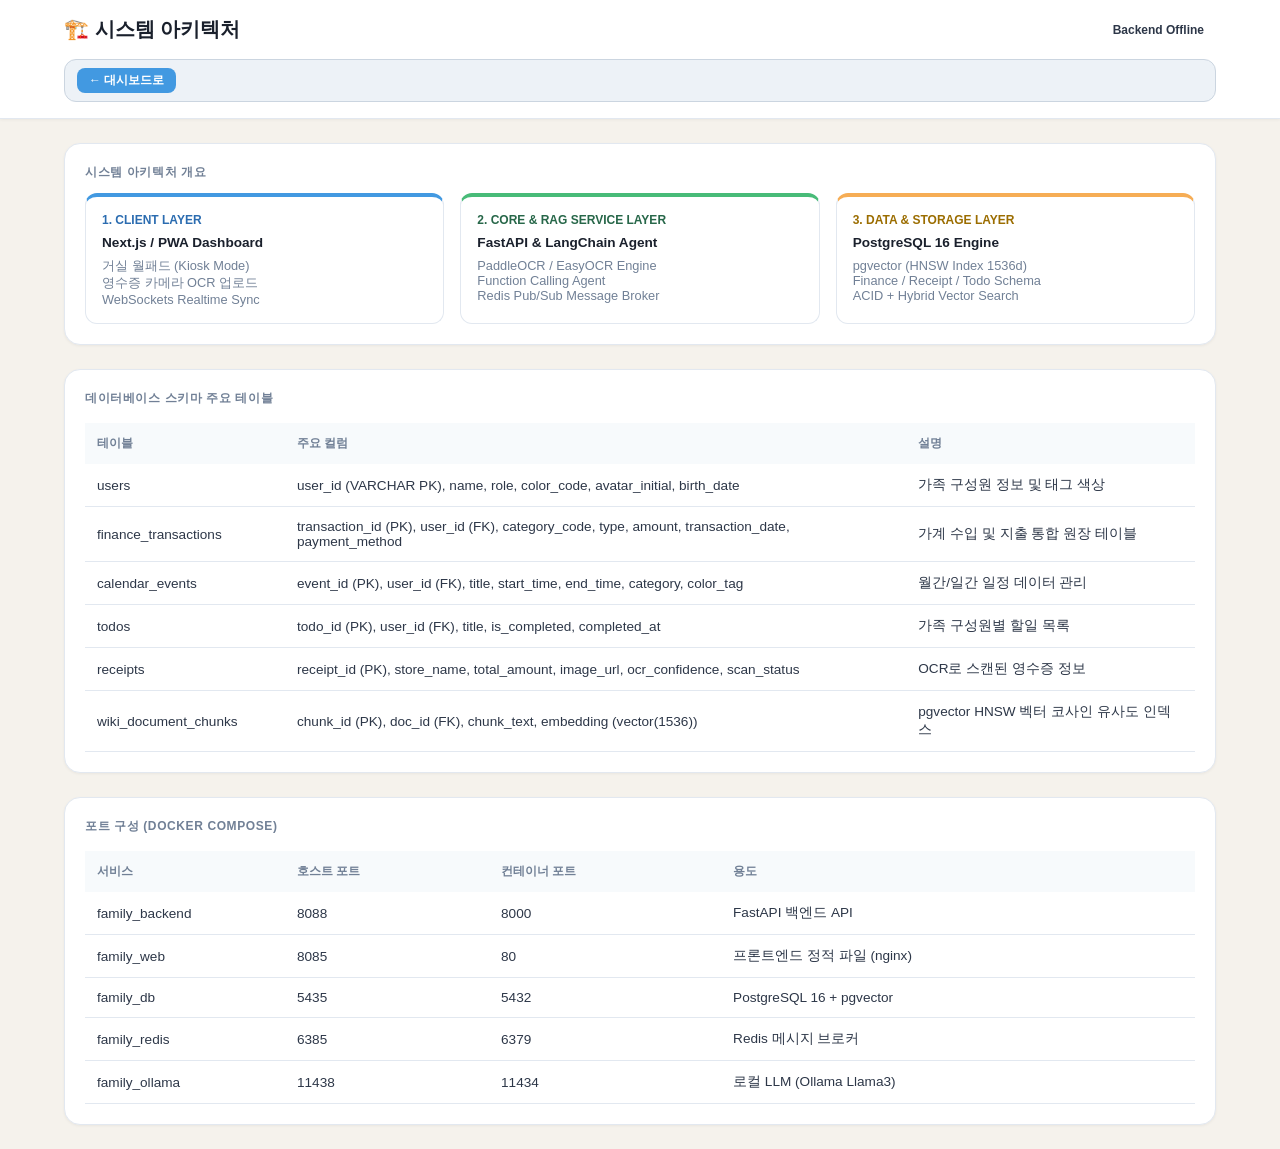
<file: frontend/pages/architecture.html>
<!DOCTYPE html>
<html lang="ko">
<head>
<meta charset="UTF-8">
<meta name="viewport" content="width=device-width, initial-scale=1.0">
<title>시스템 아키텍처 - 가족 LLM WIKI</title>
<link rel="stylesheet" href="../assets/css/style.css">
</head>
<body>
<header class="app-header">
  <div class="header-inner">
    <div class="header-top">
      <div class="brand">
        <span class="brand-title">🏗️ 시스템 아키텍처</span>
      </div>
      <span id="backend-status" class="backend-status bg-amber-100 text-amber-800">연결 중...</span>
    </div>
    <div class="user-selector">
      <a href="dashboard.html" class="btn-primary" style="text-decoration:none;">← 대시보드로</a>
    </div>
  </div>
</header>

<main class="app-main fade-in">
  <section class="card">
    <div class="card-title">시스템 아키텍처 개요</div>
    <div class="arch-grid">
      <div class="arch-card" style="border-top:4px solid #4299E1;">
        <div style="font-size:0.75rem; font-weight:700; color:#2B6CB0; text-transform:uppercase; margin-bottom:0.5rem;">1. Client Layer</div>
        <div style="font-size:0.85rem; color:#1A202C; font-weight:600; margin-bottom:0.5rem;">Next.js / PWA Dashboard</div>
        <div style="font-size:0.8rem; color:#718096;">거실 월패드 (Kiosk Mode)<br>영수증 카메라 OCR 업로드<br>WebSockets Realtime Sync</div>
      </div>
      <div class="arch-card" style="border-top:4px solid #48BB78;">
        <div style="font-size:0.75rem; font-weight:700; color:#276749; text-transform:uppercase; margin-bottom:0.5rem;">2. Core & RAG Service Layer</div>
        <div style="font-size:0.85rem; color:#1A202C; font-weight:600; margin-bottom:0.5rem;">FastAPI & LangChain Agent</div>
        <div style="font-size:0.8rem; color:#718096;">PaddleOCR / EasyOCR Engine<br>Function Calling Agent<br>Redis Pub/Sub Message Broker</div>
      </div>
      <div class="arch-card" style="border-top:4px solid #F6AD55;">
        <div style="font-size:0.75rem; font-weight:700; color:#9B6D00; text-transform:uppercase; margin-bottom:0.5rem;">3. Data & Storage Layer</div>
        <div style="font-size:0.85rem; color:#1A202C; font-weight:600; margin-bottom:0.5rem;">PostgreSQL 16 Engine</div>
        <div style="font-size:0.8rem; color:#718096;">pgvector (HNSW Index 1536d)<br>Finance / Receipt / Todo Schema<br>ACID + Hybrid Vector Search</div>
      </div>
    </div>
  </section>

  <section class="card" style="margin-top:1.5rem;">
    <div class="card-title">데이터베이스 스키마 주요 테이블</div>
    <table style="margin-top:1rem;">
      <thead>
        <tr>
          <th style="width:200px;">테이블</th>
          <th>주요 컬럼</th>
          <th>설명</th>
        </tr>
      </thead>
      <tbody>
        <tr>
          <td class="font-bold text-blue-600">users</td>
          <td class="text-xs text-gray-600 font-mono">user_id (VARCHAR PK), name, role, color_code, avatar_initial, birth_date</td>
          <td class="text-xs text-gray-600">가족 구성원 정보 및 태그 색상</td>
        </tr>
        <tr>
          <td class="font-bold text-amber-700">finance_transactions</td>
          <td class="text-xs text-gray-600 font-mono">transaction_id (PK), user_id (FK), category_code, type, amount, transaction_date, payment_method</td>
          <td class="text-xs text-gray-600">가계 수입 및 지출 통합 원장 테이블</td>
        </tr>
        <tr>
          <td class="font-bold text-amber-700">calendar_events</td>
          <td class="text-xs text-gray-600 font-mono">event_id (PK), user_id (FK), title, start_time, end_time, category, color_tag</td>
          <td class="text-xs text-gray-600">월간/일간 일정 데이터 관리</td>
        </tr>
        <tr>
          <td class="font-bold text-blue-600">todos</td>
          <td class="text-xs text-gray-600 font-mono">todo_id (PK), user_id (FK), title, is_completed, completed_at</td>
          <td class="text-xs text-gray-600">가족 구성원별 할일 목록</td>
        </tr>
        <tr>
          <td class="font-bold text-purple-600">receipts</td>
          <td class="text-xs text-gray-600 font-mono">receipt_id (PK), store_name, total_amount, image_url, ocr_confidence, scan_status</td>
          <td class="text-xs text-gray-600">OCR로 스캔된 영수증 정보</td>
        </tr>
        <tr>
          <td class="font-bold text-emerald-700">wiki_document_chunks</td>
          <td class="text-xs text-gray-600 font-mono">chunk_id (PK), doc_id (FK), chunk_text, embedding (vector(1536))</td>
          <td class="text-xs text-gray-600">pgvector HNSW 벡터 코사인 유사도 인덱스</td>
        </tr>
      </tbody>
    </table>
  </section>

  <section class="card" style="margin-top:1.5rem;">
    <div class="card-title">포트 구성 (Docker Compose)</div>
    <table style="margin-top:1rem;">
      <thead>
        <tr>
          <th style="width:200px;">서비스</th>
          <th>호스트 포트</th>
          <th>컨테이너 포트</th>
          <th>용도</th>
        </tr>
      </thead>
      <tbody>
        <tr>
          <td class="font-bold">family_backend</td>
          <td class="text-gray-600">8088</td>
          <td class="text-gray-600">8000</td>
          <td class="text-gray-600">FastAPI 백엔드 API</td>
        </tr>
        <tr>
          <td class="font-bold">family_web</td>
          <td class="text-gray-600">8085</td>
          <td class="text-gray-600">80</td>
          <td class="text-gray-600">프론트엔드 정적 파일 (nginx)</td>
        </tr>
        <tr>
          <td class="font-bold">family_db</td>
          <td class="text-gray-600">5435</td>
          <td class="text-gray-600">5432</td>
          <td class="text-gray-600">PostgreSQL 16 + pgvector</td>
        </tr>
        <tr>
          <td class="font-bold">family_redis</td>
          <td class="text-gray-600">6385</td>
          <td class="text-gray-600">6379</td>
          <td class="text-gray-600">Redis 메시지 브로커</td>
        </tr>
        <tr>
          <td class="font-bold">family_ollama</td>
          <td class="text-gray-600">11438</td>
          <td class="text-gray-600">11434</td>
          <td class="text-gray-600">로컬 LLM (Ollama Llama3)</td>
        </tr>
      </tbody>
    </table>
  </section>
</main>

<script src="../assets/js/api.js"></script>
<script>
initBackend();
async function initBackend() { await checkBackend(); }
</script>
</body>
</html>
</file>
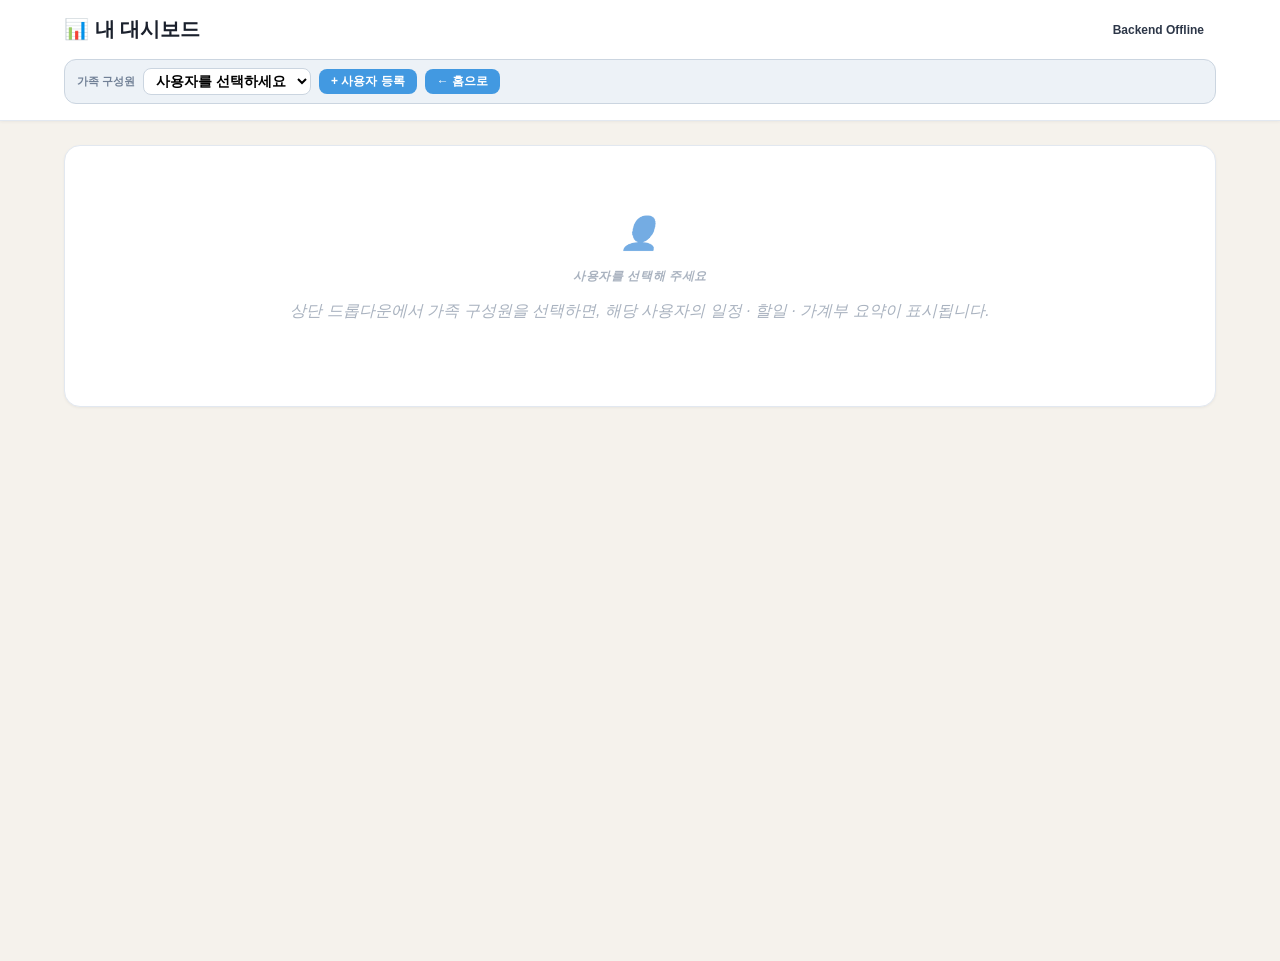
<file: frontend/pages/dashboard.html>
<!DOCTYPE html>
<html lang="ko">
<head>
<meta charset="UTF-8">
<meta name="viewport" content="width=device-width, initial-scale=1.0">
<title>내 대시보드 - 가족 LLM WIKI</title>
<link rel="stylesheet" href="../assets/css/style.css">
</head>
<body>
<header class="app-header">
  <div class="header-inner">
    <div class="header-top">
      <div class="brand">
        <span class="brand-title">📊 내 대시보드</span>
      </div>
      <span id="backend-status" class="backend-status bg-amber-100 text-amber-800">연결 중...</span>
    </div>
    <div class="user-selector">
      <label>가족 구성원</label>
      <select id="member-select">
        <option value="">사용자를 선택하세요</option>
      </select>
      <button class="btn-primary" onclick="openModal('user-modal')">+ 사용자 등록</button>
      <a href="../index.html" class="btn-primary" style="text-decoration:none;">← 홈으로</a>
    </div>
  </div>
</header>

<main class="app-main fade-in">
  <!-- 사용자 미선택 안내 -->
  <div id="no-user-hint" style="display:none;">
    <section class="card">
      <div class="empty-state" style="padding:3rem;">
        <div style="font-size:2rem; margin-bottom:1rem;">👤</div>
        <div class="card-title" style="margin-bottom:0.5rem;">사용자를 선택해 주세요</div>
        <p style="color:#718096;">상단 드롭다운에서 가족 구성원을 선택하면, 해당 사용자의 일정 · 할일 · 가계부 요약이 표시됩니다.</p>
      </div>
    </section>
  </div>

  <!-- 선택된 사용자 대시보드 -->
  <div id="user-dashboard" style="display:none;">
    <section class="card" style="margin-bottom:1.5rem;">
      <div style="display:flex; align-items:center; gap:1rem; margin-bottom:1rem;">
        <div id="user-avatar" class="user-avatar" style="background:#CBD5E0">?</div>
        <div>
          <h2 id="user-name" style="margin:0; font-size:1.25rem; color:#1A202C;"></h2>
          <p id="user-role" style="margin:0; font-size:0.85rem; color:#718096;"></p>
        </div>
      </div>
      <div class="grid-3">
        <div class="card kpi-card">
          <div class="kpi-label">오늘 일정</div>
          <div class="kpi-value" id="kpi-schedule">0</div>
        </div>
        <div class="card kpi-card">
          <div class="kpi-label">남은 할일</div>
          <div class="kpi-value" id="kpi-todo">0</div>
        </div>
        <div class="card kpi-card">
          <div class="kpi-label">이달 순 저축</div>
          <div class="kpi-value" id="kpi-savings">₩ 0</div>
        </div>
      </div>
    </section>

    <section class="card">
      <div class="card-title">빠른 이동</div>
      <div class="grid-3">
        <a href="schedule.html" class="card fade-in" style="text-decoration:none; height:120px; display:flex; align-items:center; justify-content:center; font-size:1.1rem; font-weight:700; color:#4299E1; border:2px dashed #CBD5E0;">
          📅 내 일정 관리
        </a>
        <a href="todo.html" class="card fade-in" style="text-decoration:none; height:120px; display:flex; align-items:center; justify-content:center; font-size:1.1rem; font-weight:700; color:#48BB78; border:2px dashed #CBD5E0;">
          ✅ 내 할일 관리
        </a>
        <a href="finance.html" class="card fade-in" style="text-decoration:none; height:120px; display:flex; align-items:center; justify-content:center; font-size:1.1rem; font-weight:700; color:#F6AD55; border:2px dashed #CBD5E0;">
          💰 내 가계부 관리
        </a>
      </div>
    </section>
  </div>
</main>

<!-- 사용자 등록 모달 -->
<div id="user-modal" class="modal-overlay">
  <div class="modal">
    <div class="modal-title">👤 가족 구성원 등록</div>
    <form id="user-form" onsubmit="handleUserForm(event)">
      <div class="form-group">
        <label class="form-label">사용자 ID</label>
        <input type="text" id="u-id" class="form-input" placeholder="예: usr_jihoon_01" required>
      </div>
      <div class="form-group">
        <label class="form-label">이름</label>
        <input type="text" id="u-name" class="form-input" placeholder="예: 지훈" required>
      </div>
      <div class="form-group">
        <label class="form-label">역할</label>
        <select id="u-role" class="form-input">
          <option value="ADMIN">관리자</option>
          <option value="MEMBER">가족구성원</option>
          <option value="CHILD">자녀</option>
        </select>
      </div>
      <div class="form-group">
        <label class="form-label">아바타 이니셜</label>
        <input type="text" id="u-avatar" class="form-input" maxlength="2" placeholder="지">
      </div>
      <div class="form-group">
        <label class="form-label">태그 색상</label>
        <select id="u-color" class="form-input">
          <option value="#4299E1">파란색</option>
          <option value="#48BB78">초록색</option>
          <option value="#F687B3">분홍색</option>
          <option value="#ECC94B">노란색</option>
          <option value="#805AD5">보라색</option>
        </select>
      </div>
      <div class="form-actions">
        <button type="button" class="btn-cancel" onclick="closeModal('user-modal')">취소</button>
        <button type="submit" class="btn-save">등록하기</button>
      </div>
    </form>
  </div>
</div>

<script src="../assets/js/api.js"></script>
<script>
const memberSelect = document.getElementById('member-select');
const noUserHint = document.getElementById('no-user-hint');
const userDashboard = document.getElementById('user-dashboard');
let selectedUserId = localStorage.getItem('selectedUserId') || '';

async function init() {
  await checkBackend();
  await loadUsers();
  if (selectedUserId) {
    memberSelect.value = selectedUserId;
    showUserDashboard(selectedUserId);
  } else {
    showNoUserHint();
  }
  memberSelect.addEventListener('change', (e) => {
    const id = e.target.value;
    if (id) {
      localStorage.setItem('selectedUserId', id);
      showUserDashboard(id);
    } else {
      showNoUserHint();
    }
  });
}

function showNoUserHint() {
  noUserHint.style.display = 'block';
  userDashboard.style.display = 'none';
}

function showUserDashboard(userId) {
  noUserHint.style.display = 'none';
  userDashboard.style.display = 'block';
  loadDashboard(userId);
}

async function loadUsers() {
  try {
    const users = await api('/users');
    memberSelect.innerHTML = '<option value="">사용자를 선택하세요</option>';
    users.forEach(u => {
      const o = document.createElement('option');
      o.value = u.user_id;
      o.textContent = `${u.name} (${u.role})`;
      memberSelect.appendChild(o);
    });
    if (selectedUserId) memberSelect.value = selectedUserId;
  } catch (e) { console.warn('loadUsers failed', e); }
}

async function loadDashboard(userId) {
  const [events, todos, txs] = await Promise.all([
    fetchEvents(userId),
    fetchTodos(userId),
    fetchTransactions(userId)
  ]);

  const u = (await api('/users')).find(x => x.user_id === userId);
  document.getElementById('user-name').textContent = u ? u.name : '';
  document.getElementById('user-role').textContent = u ? u.role : '';
  document.getElementById('user-avatar').textContent = u ? (u.avatar_initial || '?') : '?';
  document.getElementById('user-avatar').style.backgroundColor = u ? (u.color_code || '#4299E1') : '#CBD5E0';

  const today = new Date().toISOString().slice(0, 10);
  const todayEvents = events.filter(e => e.start_time.startsWith(today));
  document.getElementById('kpi-schedule').textContent = todayEvents.length;

  const pendingTodos = todos.filter(t => !t.is_completed);
  document.getElementById('kpi-todo').textContent = pendingTodos.length;

  const income = txs.filter(t => t.type === 'INCOME').reduce((a,b) => a + b.amount, 0);
  const expense = txs.filter(t => t.type === 'EXPENSE').reduce((a,b) => a + b.amount, 0);
  document.getElementById('kpi-savings').textContent = '₩ ' + formatMoney(income - expense);
}

async function handleUserForm(e) {
  e.preventDefault();
  const payload = {
    user_id: document.getElementById('u-id').value.trim(),
    name: document.getElementById('u-name').value.trim(),
    role: document.getElementById('u-role').value,
    color_code: document.getElementById('u-color').value,
    avatar_initial: document.getElementById('u-avatar').value.trim() || '?'
  };
  if (!payload.user_id || !payload.name) return alert('ID와 이름을 입력하세요.');
  try {
    await createUser(payload);
    closeModal('user-modal');
    document.getElementById('user-form').reset();
    await loadUsers();
    selectedUserId = payload.user_id;
    memberSelect.value = payload.user_id;
    showUserDashboard(payload.userId || payload.user_id);
    alert('사용자가 등록되었습니다.');
  } catch (err) {
    alert('등록 실패: ' + err.message);
  }
}

init();
</script>
</body>
</html>
</file>
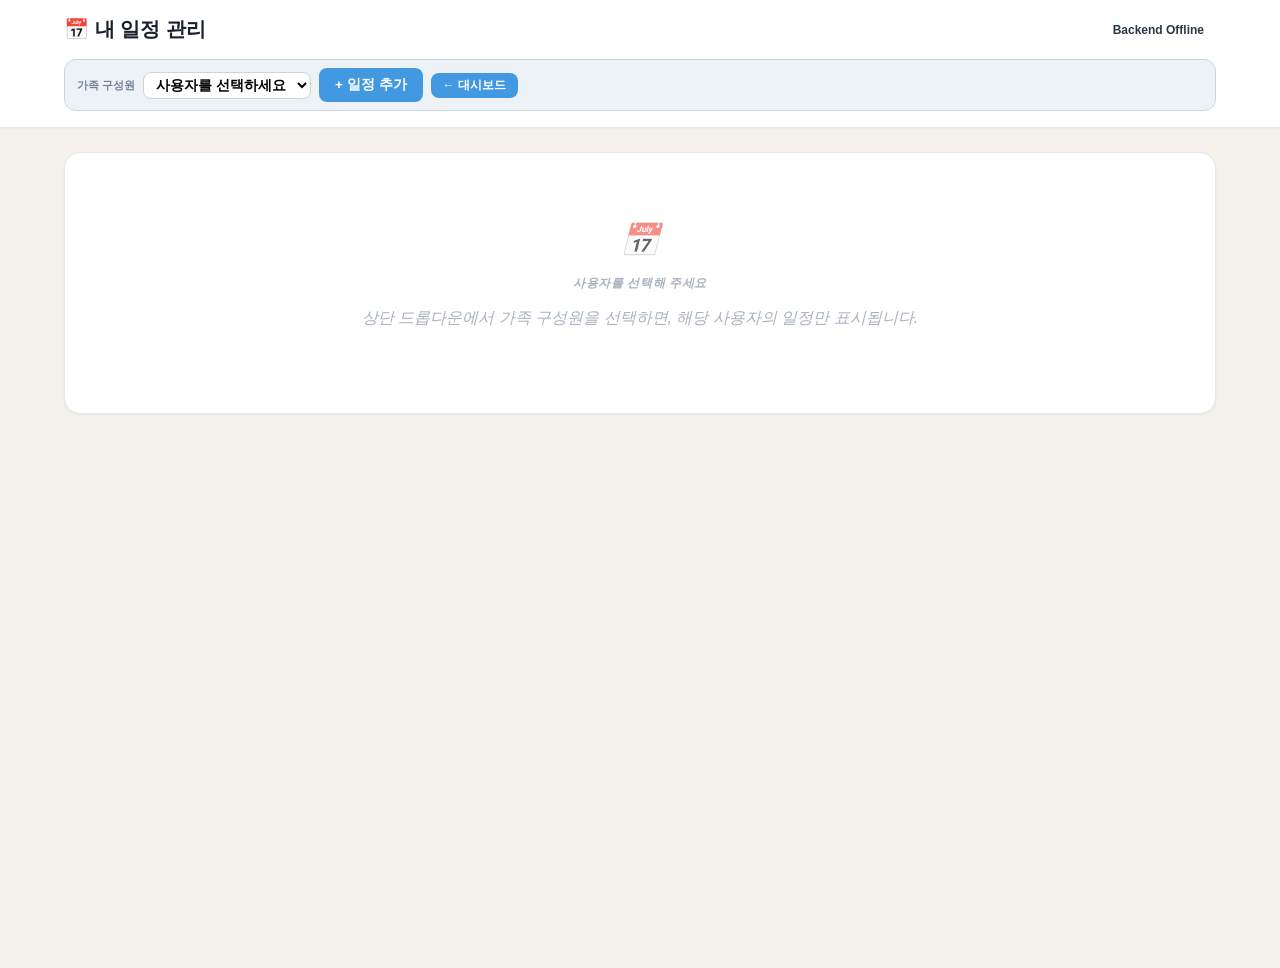
<file: frontend/pages/schedule.html>
<!DOCTYPE html>
<html lang="ko">
<head>
<meta charset="UTF-8">
<meta name="viewport" content="width=device-width, initial-scale=1.0">
<title>내 일정 - 가족 LLM WIKI</title>
<link rel="stylesheet" href="../assets/css/style.css">
</head>
<body>
<header class="app-header">
  <div class="header-inner">
    <div class="header-top">
      <div class="brand">
        <span class="brand-title">📅 내 일정 관리</span>
      </div>
      <span id="backend-status" class="backend-status bg-amber-100 text-amber-800">연결 중...</span>
    </div>
    <div class="user-selector">
      <label>가족 구성원</label>
      <select id="member-select">
        <option value="">사용자를 선택하세요</option>
      </select>
      <button class="btn-add" onclick="openModal('schedule-modal')">+ 일정 추가</button>
      <a href="dashboard.html" class="btn-primary" style="text-decoration:none;">← 대시보드</a>
    </div>
  </div>
</header>

<main class="app-main fade-in">
  <!-- 사용자 미선택 안내 -->
  <div id="no-user-hint" style="display:none;">
    <section class="card">
      <div class="empty-state" style="padding:3rem;">
        <div style="font-size:2rem; margin-bottom:1rem;">📅</div>
        <div class="card-title" style="margin-bottom:0.5rem;">사용자를 선택해 주세요</div>
        <p style="color:#718096;">상단 드롭다운에서 가족 구성원을 선택하면, 해당 사용자의 일정만 표시됩니다.</p>
      </div>
    </section>
  </div>

  <!-- 사용자 선택 후 내용 -->
  <div id="user-content" style="display:none;">
    <section class="card">
      <div class="card-title">내 일정 목록</div>
      <div id="schedule-list" class="item-list"></div>
      <div id="empty-schedule" class="empty-state">등록된 일정이 없습니다.</div>
    </section>
  </div>
</main>

<!-- 일정 등록 모달 -->
<div id="schedule-modal" class="modal-overlay">
  <div class="modal">
    <div class="modal-title">📅 일정 등록</div>
    <form id="schedule-form" onsubmit="handleScheduleForm(event)">
      <div class="form-group">
        <label class="form-label">제목</label>
        <input type="text" id="s-title" class="form-input" required>
      </div>
      <div class="form-group">
        <label class="form-label">시작 일시</label>
        <input type="datetime-local" id="s-start" class="form-input" required>
      </div>
      <div class="form-group">
        <label class="form-label">종료 일시</label>
        <input type="datetime-local" id="s-end" class="form-input" required>
      </div>
      <div class="form-group">
        <label class="form-label">카테고리</label>
        <select id="s-cat" class="form-input">
          <option value="개인">개인</option>
          <option value="가족">가족</option>
          <option value="육아">육아</option>
          <option value="건강">건강</option>
          <option value="기타">기타</option>
        </select>
      </div>
      <div class="form-group">
        <label class="form-label">색상</label>
        <select id="s-color" class="form-input">
          <option value="#4299E1">파란색</option>
          <option value="#48BB78">초록색</option>
          <option value="#F687B3">분홍색</option>
          <option value="#ECC94B">노란색</option>
        </select>
      </div>
      <div class="form-group">
        <label class="form-label">설명</label>
        <input type="text" id="s-desc" class="form-input">
      </div>
      <div class="form-actions">
        <button type="button" class="btn-cancel" onclick="closeModal('schedule-modal')">취소</button>
        <button type="submit" class="btn-save">등록하기</button>
      </div>
    </form>
  </div>
</div>

<!-- 사용자 등록 모달 -->
<div id="user-modal" class="modal-overlay">
  <div class="modal">
    <div class="modal-title">👤 가족 구성원 등록</div>
    <form id="user-form" onsubmit="handleUserForm(event)">
      <div class="form-group">
        <label class="form-label">사용자 ID</label>
        <input type="text" id="u-id" class="form-input" placeholder="예: usr_jihoon_01" required>
      </div>
      <div class="form-group">
        <label class="form-label">이름</label>
        <input type="text" id="u-name" class="form-input" placeholder="예: 지훈" required>
      </div>
      <div class="form-group">
        <label class="form-label">역할</label>
        <select id="u-role" class="form-input">
          <option value="ADMIN">관리자</option>
          <option value="MEMBER">가족구성원</option>
          <option value="CHILD">자녀</option>
        </select>
      </div>
      <div class="form-group">
        <label class="form-label">아바타 이니셜</label>
        <input type="text" id="u-avatar" class="form-input" maxlength="2" placeholder="지">
      </div>
      <div class="form-group">
        <label class="form-label">태그 색상</label>
        <select id="u-color" class="form-input">
          <option value="#4299E1">파란색</option>
          <option value="#48BB78">초록색</option>
          <option value="#F687B3">분홍색</option>
          <option value="#ECC94B">노란색</option>
        </select>
      </div>
      <div class="form-actions">
        <button type="button" class="btn-cancel" onclick="closeModal('user-modal')">취소</button>
        <button type="submit" class="btn-save">등록하기</button>
      </div>
    </form>
  </div>
</div>

<script src="../assets/js/api.js"></script>
<script>
const memberSelect = document.getElementById('member-select');
const scheduleList = document.getElementById('schedule-list');
const emptySchedule = document.getElementById('empty-schedule');
const noUserHint = document.getElementById('no-user-hint');
const userContent = document.getElementById('user-content');
let currentUserId = localStorage.getItem('selectedUserId') || '';

async function init() {
  await checkBackend();
  await loadUsers();
  if (currentUserId) {
    memberSelect.value = currentUserId;
    showUserContent(currentUserId);
  } else {
    showNoUserHint();
  }
  memberSelect.addEventListener('change', (e) => {
    currentUserId = e.target.value;
    localStorage.setItem('selectedUserId', currentUserId);
    if (currentUserId) showUserContent(currentUserId);
    else showNoUserHint();
  });
}

function showNoUserHint() {
  noUserHint.style.display = 'block';
  userContent.style.display = 'none';
}

function showUserContent(userId) {
  noUserHint.style.display = 'none';
  userContent.style.display = 'block';
  loadSchedule(userId);
}

async function loadUsers() {
  try {
    const users = await api('/users');
    memberSelect.innerHTML = '<option value="">사용자를 선택하세요</option>';
    users.forEach(u => {
      const o = document.createElement('option');
      o.value = u.user_id;
      o.textContent = `${u.name} (${u.role})`;
      memberSelect.appendChild(o);
    });
    if (currentUserId) memberSelect.value = currentUserId;
  } catch (e) { console.warn(e); }
}

async function loadSchedule(userId) {
  try {
    const events = await fetchEvents(userId);
    scheduleList.innerHTML = '';
    emptySchedule.style.display = events.length ? 'none' : 'block';
    events.sort((a,b) => new Date(a.start_time) - new Date(b.start_time)).forEach(ev => {
      const el = document.createElement('div');
      el.className = 'list-item fade-in';
      el.innerHTML = `
        <div class="list-item-content">
          <div class="list-item-title">${ev.title}</div>
          <div class="list-item-meta">
            ${formatDateTime(ev.start_time)} ~ ${formatDateTime(ev.end_time)}
            <span class="badge" style="background:#EDF2F7; color:#4A5568; margin-left:0.5rem;">${ev.category}</span>
          </div>
        </div>
        <button class="btn-delete" onclick="deleteEventAndReload('${ev.event_id}')" title="삭제">✕</button>
      `;
      scheduleList.appendChild(el);
    });
  } catch (e) { console.warn(e); }
}

async function handleScheduleForm(e) {
  e.preventDefault();
  if (!currentUserId) return alert('먼저 사용자를 선택하세요.');
  const payload = {
    user_id: currentUserId,
    title: document.getElementById('s-title').value.trim(),
    start_time: document.getElementById('s-start').value,
    end_time: document.getElementById('s-end').value,
    category: document.getElementById('s-cat').value,
    color_tag: document.getElementById('s-color').value,
    description: document.getElementById('s-desc').value.trim()
  };
  if (!payload.title) return alert('제목을 입력하세요.');
  try {
    await createEvent(payload);
    closeModal('schedule-modal');
    document.getElementById('schedule-form').reset();
    await loadSchedule(currentUserId);
  } catch (err) { alert('등록 실패: ' + err.message); }
}

async function deleteEventAndReload(id) {
  if (!confirm('삭제하시겠습니까?')) return;
  try {
    await deleteEvent(id);
    await loadSchedule(currentUserId);
  } catch (err) { alert('삭제 실패: ' + err.message); }
}

async function handleUserForm(e) {
  e.preventDefault();
  const payload = {
    user_id: document.getElementById('u-id').value.trim(),
    name: document.getElementById('u-name').value.trim(),
    role: document.getElementById('u-role').value,
    color_code: document.getElementById('u-color').value,
    avatar_initial: document.getElementById('u-avatar').value.trim() || '?'
  };
  if (!payload.user_id || !payload.name) return alert('ID와 이름을 입력하세요.');
  try {
    await createUser(payload);
    closeModal('user-modal');
    document.getElementById('user-form').reset();
    await loadUsers();
    currentUserId = payload.user_id;
    memberSelect.value = currentUserId;
    localStorage.setItem('selectedUserId', currentUserId);
    showUserContent(currentUserId);
    alert('사용자가 등록되었습니다.');
  } catch (err) { alert('등록 실패: ' + err.message); }
}

init();
</script>
</body>
</html>
</file>
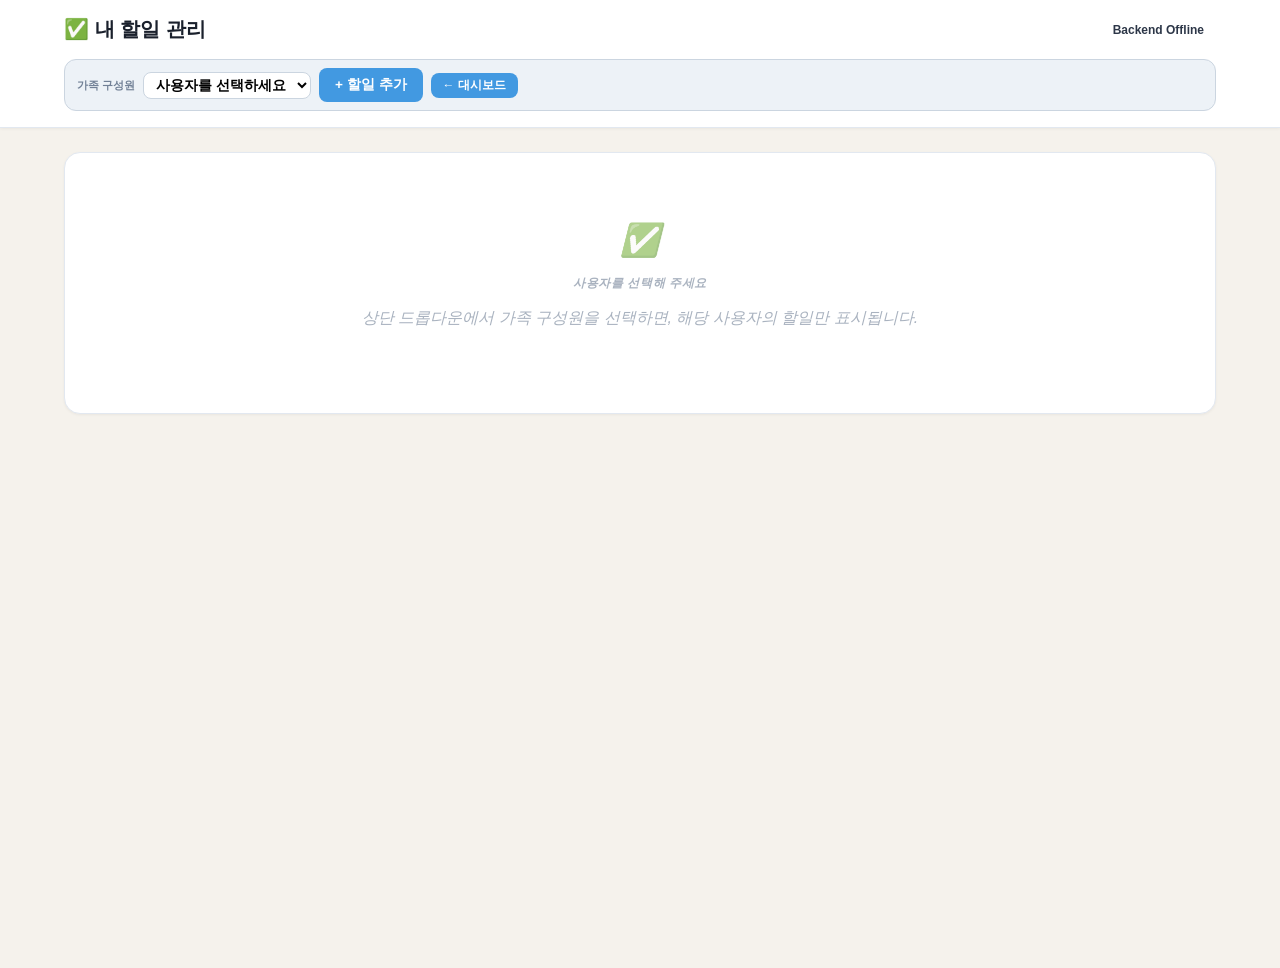
<file: frontend/pages/todo.html>
<!DOCTYPE html>
<html lang="ko">
<head>
<meta charset="UTF-8">
<meta name="viewport" content="width=device-width, initial-scale=1.0">
<title>내 할일 - 가족 LLM WIKI</title>
<link rel="stylesheet" href="../assets/css/style.css">
</head>
<body>
<header class="app-header">
  <div class="header-inner">
    <div class="header-top">
      <div class="brand">
        <span class="brand-title">✅ 내 할일 관리</span>
      </div>
      <span id="backend-status" class="backend-status bg-amber-100 text-amber-800">연결 중...</span>
    </div>
    <div class="user-selector">
      <label>가족 구성원</label>
      <select id="member-select">
        <option value="">사용자를 선택하세요</option>
      </select>
      <button class="btn-add" onclick="openModal('todo-modal')">+ 할일 추가</button>
      <a href="dashboard.html" class="btn-primary" style="text-decoration:none;">← 대시보드</a>
    </div>
  </div>
</header>

<main class="app-main fade-in">
  <!-- 사용자 미선택 안내 -->
  <div id="no-user-hint" style="display:none;">
    <section class="card">
      <div class="empty-state" style="padding:3rem;">
        <div style="font-size:2rem; margin-bottom:1rem;">✅</div>
        <div class="card-title" style="margin-bottom:0.5rem;">사용자를 선택해 주세요</div>
        <p style="color:#718096;">상단 드롭다운에서 가족 구성원을 선택하면, 해당 사용자의 할일만 표시됩니다.</p>
      </div>
    </section>
  </div>

  <!-- 사용자 선택 후 내용 -->
  <div id="user-content" style="display:none;">
    <section class="card">
      <div class="card-title">내 할일 목록</div>
      <div id="todo-list" class="item-list"></div>
      <div id="empty-todo" class="empty-state">등록된 할일이 없습니다.</div>
    </section>
  </div>
</main>

<!-- 할일 등록 모달 -->
<div id="todo-modal" class="modal-overlay">
  <div class="modal">
    <div class="modal-title">✅ 할일 등록</div>
    <form id="todo-form" onsubmit="handleTodoForm(event)">
      <div class="form-group">
        <label class="form-label">할일 내용</label>
        <input type="text" id="t-title" class="form-input" placeholder="예: 장보기" required>
      </div>
      <div class="form-actions">
        <button type="button" class="btn-cancel" onclick="closeModal('todo-modal')">취소</button>
        <button type="submit" class="btn-save">등록하기</button>
      </div>
    </form>
  </div>
</div>

<!-- 사용자 등록 모달 -->
<div id="user-modal" class="modal-overlay">
  <div class="modal">
    <div class="modal-title">👤 가족 구성원 등록</div>
    <form id="user-form" onsubmit="handleUserForm(event)">
      <div class="form-group">
        <label class="form-label">사용자 ID</label>
        <input type="text" id="u-id" class="form-input" placeholder="예: usr_jihoon_01" required>
      </div>
      <div class="form-group">
        <label class="form-label">이름</label>
        <input type="text" id="u-name" class="form-input" placeholder="예: 지훈" required>
      </div>
      <div class="form-group">
        <label class="form-label">역할</label>
        <select id="u-role" class="form-input">
          <option value="ADMIN">관리자</option>
          <option value="MEMBER">가족구성원</option>
          <option value="CHILD">자녀</option>
        </select>
      </div>
      <div class="form-group">
        <label class="form-label">아바타 이니셜</label>
        <input type="text" id="u-avatar" class="form-input" maxlength="2" placeholder="지">
      </div>
      <div class="form-group">
        <label class="form-label">태그 색상</label>
        <select id="u-color" class="form-input">
          <option value="#4299E1">파란색</option>
          <option value="#48BB78">초록색</option>
          <option value="#F687B3">분홍색</option>
          <option value="#ECC94B">노란색</option>
        </select>
      </div>
      <div class="form-actions">
        <button type="button" class="btn-cancel" onclick="closeModal('user-modal')">취소</button>
        <button type="submit" class="btn-save">등록하기</button>
      </div>
    </form>
  </div>
</div>

<script src="../assets/js/api.js"></script>
<script>
const memberSelect = document.getElementById('member-select');
const todoList = document.getElementById('todo-list');
const emptyTodo = document.getElementById('empty-todo');
const noUserHint = document.getElementById('no-user-hint');
const userContent = document.getElementById('user-content');
let currentUserId = localStorage.getItem('selectedUserId') || '';

async function init() {
  await checkBackend();
  await loadUsers();
  if (currentUserId) {
    memberSelect.value = currentUserId;
    showUserContent(currentUserId);
  } else {
    showNoUserHint();
  }
  memberSelect.addEventListener('change', (e) => {
    currentUserId = e.target.value;
    localStorage.setItem('selectedUserId', currentUserId);
    if (currentUserId) showUserContent(currentUserId);
    else showNoUserHint();
  });
}

function showNoUserHint() {
  noUserHint.style.display = 'block';
  userContent.style.display = 'none';
}

function showUserContent(userId) {
  noUserHint.style.display = 'none';
  userContent.style.display = 'block';
  loadTodos(userId);
}

async function loadUsers() {
  try {
    const users = await api('/users');
    memberSelect.innerHTML = '<option value="">사용자를 선택하세요</option>';
    users.forEach(u => {
      const o = document.createElement('option');
      o.value = u.user_id;
      o.textContent = `${u.name} (${u.role})`;
      memberSelect.appendChild(o);
    });
    if (currentUserId) memberSelect.value = currentUserId;
  } catch (e) { console.warn(e); }
}

async function loadTodos(userId) {
  try {
    const todos = await fetchTodos(userId);
    todoList.innerHTML = '';
    emptyTodo.style.display = todos.length ? 'none' : 'block';
    todos.forEach(t => {
      const el = document.createElement('div');
      el.className = 'list-item fade-in';
      el.innerHTML = `
        <div class="list-item-content" style="cursor:pointer;" onclick="toggleTodoAndReload('${t.todo_id}', ${!t.is_completed})">
          <div class="list-item-title ${t.is_completed ? 'line-through text-gray-400' : ''}">${t.title}</div>
        </div>
        <div style="display:flex; align-items:center; gap:0.5rem;">
          <label style="cursor:pointer; margin:0; display:flex; align-items:center; gap:0.5rem;" onclick="event.stopPropagation(); toggleTodoAndReload('${t.todo_id}', ${!t.is_completed})">
            <input type="checkbox" ${t.is_completed ? 'checked' : ''} style="accent-color:#4299E1;">
            ${t.is_completed ? '완료' : '미완료'}
          </label>
          <button class="btn-delete" onclick="deleteTodoAndReload('${t.todo_id}')" title="삭제">✕</button>
        </div>
      `;
      todoList.appendChild(el);
    });
  } catch (e) { console.warn(e); }
}

async function handleTodoForm(e) {
  e.preventDefault();
  if (!currentUserId) return alert('먼저 사용자를 선택하세요.');
  const title = document.getElementById('t-title').value.trim();
  if (!title) return alert('내용을 입력하세요.');
  try {
    await createTodo({ user_id: currentUserId, title });
    closeModal('todo-modal');
    document.getElementById('todo-form').reset();
    await loadTodos(currentUserId);
  } catch (err) { alert('등록 실패: ' + err.message); }
}

async function toggleTodoAndReload(id, completed) {
  try {
    await toggleTodo(id, completed);
    await loadTodos(currentUserId);
  } catch (err) { alert('수정 실패: ' + err.message); }
}

async function deleteTodoAndReload(id) {
  if (!confirm('삭제하시겠습니까?')) return;
  try {
    await deleteTodo(id);
    await loadTodos(currentUserId);
  } catch (err) { alert('삭제 실패: ' + err.message); }
}

async function handleUserForm(e) {
  e.preventDefault();
  const payload = {
    user_id: document.getElementById('u-id').value.trim(),
    name: document.getElementById('u-name').value.trim(),
    role: document.getElementById('u-role').value,
    color_code: document.getElementById('u-color').value,
    avatar_initial: document.getElementById('u-avatar').value.trim() || '?'
  };
  if (!payload.user_id || !payload.name) return alert('ID와 이름을 입력하세요.');
  try {
    await createUser(payload);
    closeModal('user-modal');
    document.getElementById('user-form').reset();
    await loadUsers();
    currentUserId = payload.user_id;
    memberSelect.value = currentUserId;
    localStorage.setItem('selectedUserId', currentUserId);
    showUserContent(currentUserId);
    alert('사용자가 등록되었습니다.');
  } catch (err) { alert('등록 실패: ' + err.message); }
}

init();
</script>
</body>
</html>
</file>
<file: frontend/assets/css/style.css>
/* Family LLM WIKI Dashboard - Common Styles */
:root {
  --brand-bg: #F5F2EC;
  --brand-card: #FFFFFF;
  --brand-text: #2D3748;
  --brand-muted: #718096;
  --jihoon: #4299E1;
  --minseo: #48BB78;
}

* { box-sizing: border-box; }

body {
  background-color: var(--brand-bg);
  color: var(--brand-text);
  font-family: -apple-system, BlinkMacSystemFont, "Pretendard", "Segoe UI", Roboto, sans-serif;
  margin: 0;
  overflow-x: hidden;
}

.fade-in { animation: fadeIn 0.3s ease-in; }
@keyframes fadeIn { from { opacity: 0; transform: translateY(10px); } to { opacity: 1; transform: translateY(0); } }

.empty-state {
  opacity: 0.6;
  font-style: italic;
  text-align: center;
  padding: 3rem 1rem;
  color: #9CA3AF;
}

/* Layout */
.app-header {
  background: white;
  border-bottom: 1px solid #E2E8F0;
  position: sticky;
  top: 0;
  z-index: 40;
  box-shadow: 0 1px 3px rgba(0,0,0,0.05);
}

.app-main {
  max-width: 1200px;
  margin: 0 auto;
  padding: 1.5rem;
  min-height: calc(100vh - 60px);
}

/* Header */
.header-inner {
  max-width: 1200px;
  margin: 0 auto;
  padding: 1rem 1.5rem;
  display: flex;
  flex-direction: column;
  gap: 1rem;
}

.header-top {
  display: flex;
  align-items: center;
  justify-content: space-between;
  flex-wrap: wrap;
  gap: 1rem;
}

.brand {
  display: flex;
  align-items: center;
  gap: 0.75rem;
}

.brand-title {
  font-size: 1.25rem;
  font-weight: 800;
  color: #1A202C;
}

.backend-status {
  font-size: 0.75rem;
  padding: 0.25rem 0.75rem;
  border-radius: 999px;
  font-weight: 600;
}

.user-selector {
  display: flex;
  align-items: center;
  gap: 0.5rem;
  background: #EDF2F7;
  padding: 0.5rem 0.75rem;
  border-radius: 0.75rem;
  border: 1px solid #CBD5E0;
}

.user-selector label {
  font-size: 0.7rem;
  font-weight: 700;
  text-transform: uppercase;
  color: #718096;
}

.user-selector select {
  background: white;
  border: 1px solid #CBD5E0;
  border-radius: 0.5rem;
  padding: 0.25rem 0.5rem;
  font-size: 0.85rem;
  font-weight: 600;
  min-width: 150px;
  cursor: pointer;
}

.btn-primary {
  background: #4299E1;
  color: white;
  border: none;
  border-radius: 0.5rem;
  padding: 0.25rem 0.75rem;
  font-size: 0.75rem;
  font-weight: 700;
  cursor: pointer;
  transition: background 0.2s;
}
.btn-primary:hover { background: #3182CE; }

.btn-add {
  background: #4299E1;
  color: white;
  border: none;
  border-radius: 0.5rem;
  padding: 0.5rem 1rem;
  font-size: 0.85rem;
  font-weight: 700;
  cursor: pointer;
  display: inline-flex;
  align-items: center;
  gap: 0.5rem;
  transition: background 0.2s;
}
.btn-add:hover { background: #3182CE; }

/* Nav */
.app-nav {
  background: #EDF2F7;
  padding: 0.25rem;
  border-radius: 0.75rem;
  display: flex;
  gap: 0.25rem;
}
.nav-btn {
  background: transparent;
  border: none;
  border-radius: 0.5rem;
  padding: 0.5rem 1rem;
  font-size: 0.85rem;
  font-weight: 600;
  color: #718096;
  cursor: pointer;
  transition: all 0.2s;
}
.nav-btn.active {
  background: white;
  color: #1A202C;
  box-shadow: 0 1px 3px rgba(0,0,0,0.1);
}

/* Cards */
.card {
  background: white;
  border: 1px solid #E2E8F0;
  border-radius: 1rem;
  padding: 1.25rem;
  box-shadow: 0 1px 3px rgba(0,0,0,0.05);
}
.card-title {
  font-size: 0.75rem;
  font-weight: 700;
  text-transform: uppercase;
  color: #718096;
  margin-bottom: 0.75rem;
  letter-spacing: 0.05em;
}

/* Grid */
.grid-3 { display: grid; grid-template-columns: repeat(3, 1fr); gap: 1.5rem; }
.grid-2 { display: grid; grid-template-columns: repeat(2, 1fr); gap: 1.5rem; }
@media (max-width: 768px) {
  .grid-3, .grid-2 { grid-template-columns: 1fr; }
}

/* KPI */
.kpi-card {
  display: flex;
  flex-direction: column;
  gap: 0.25rem;
}
.kpi-label { font-size: 0.7rem; color: #718096; font-weight: 700; text-transform: uppercase; }
.kpi-value { font-size: 1.75rem; font-weight: 900; }

/* Tables */
.table-wrap { overflow-x: auto; }
table { width: 100%; border-collapse: collapse; font-size: 0.85rem; }
th { background: #F7FAFC; text-align: left; font-weight: 700; color: #718096; padding: 0.75rem; font-size: 0.75rem; text-transform: uppercase; }
td { padding: 0.75rem; border-bottom: 1px solid #E2E8F0; }
tr:hover { background: #F7FAFC; }

/* Modals */
.modal-overlay {
  position: fixed;
  inset: 0;
  background: rgba(0,0,0,0.5);
  display: none;
  align-items: center;
  justify-content: center;
  z-index: 100;
  padding: 1rem;
}
.modal-overlay.open { display: flex; }
.modal {
  background: white;
  border-radius: 1rem;
  padding: 1.5rem;
  max-width: 500px;
  width: 100%;
  box-shadow: 0 20px 25px rgba(0,0,0,0.15);
}
.modal-title { font-size: 1.1rem; font-weight: 800; color: #1A202C; margin-bottom: 1rem; }
.form-group { margin-bottom: 1rem; }
.form-label { display: block; font-size: 0.75rem; font-weight: 700; color: #4A5568; margin-bottom: 0.25rem; }
.form-input {
  width: 100%;
  background: #F7FAFC;
  border: 1px solid #CBD5E0;
  border-radius: 0.5rem;
  padding: 0.5rem;
  font-size: 0.9rem;
}
.form-input:focus { outline: none; border-color: #4299E1; }
.form-actions { display: flex; justify-content: flex-end; gap: 0.5rem; margin-top: 1rem; }
.btn-cancel {
  background: #EDF2F7;
  color: #718096;
  border: none;
  border-radius: 0.5rem;
  padding: 0.5rem 1rem;
  font-weight: 700;
  cursor: pointer;
}
.btn-save {
  background: #4299E1;
  color: white;
  border: none;
  border-radius: 0.5rem;
  padding: 0.5rem 1rem;
  font-weight: 700;
  cursor: pointer;
}
.btn-save:hover { background: #3182CE; }

/* Lists */
.item-list { display: flex; flex-direction: column; gap: 0.5rem; }
.list-item {
  display: flex;
  align-items: center;
  justify-content: space-between;
  padding: 0.75rem;
  background: white;
  border: 1px solid #E2E8F0;
  border-radius: 0.75rem;
}
.list-item-content { flex: 1; }
.list-item-title { font-weight: 700; color: #1A202C; }
.list-item-meta { font-size: 0.8rem; color: #718096; margin-top: 0.125rem; }
.btn-delete {
  background: transparent;
  border: none;
  color: #CBD5E0;
  cursor: pointer;
  font-weight: 700;
}
.btn-delete:hover { color: #FC8181; }

/* Badge */
.badge {
  display: inline-block;
  font-size: 0.7rem;
  font-weight: 700;
  padding: 0.125rem 0.5rem;
  border-radius: 0.375rem;
}
.badge-expense { background: #FED7D7; color: #C53030; }
.badge-income { background: #C6F6D5; color: #276749; }

/* Chart container */
.chart-wrap { height: 260px; }

/* User card */
.user-card {
  display: flex;
  align-items: center;
  gap: 1rem;
}
.user-avatar {
  width: 48px; height: 48px;
  border-radius: 50%;
  display: flex;
  align-items: center;
  justify-content: center;
  font-weight: 800;
  font-size: 1.25rem;
  color: white;
}
.user-info h2 { margin: 0; font-size: 1.25rem; color: #1A202C; }
.user-info p { margin: 0; font-size: 0.85rem; color: #718096; }

/* Architecture page */
.arch-section { margin-bottom: 2rem; }
.arch-grid { display: grid; grid-template-columns: repeat(3, 1fr); gap: 1rem; }
.arch-card {
  background: white;
  border: 1px solid #E2E8F0;
  border-radius: 0.75rem;
  padding: 1rem;
}
@media (max-width: 768px) { .arch-grid { grid-template-columns: 1fr; } }
</file>
